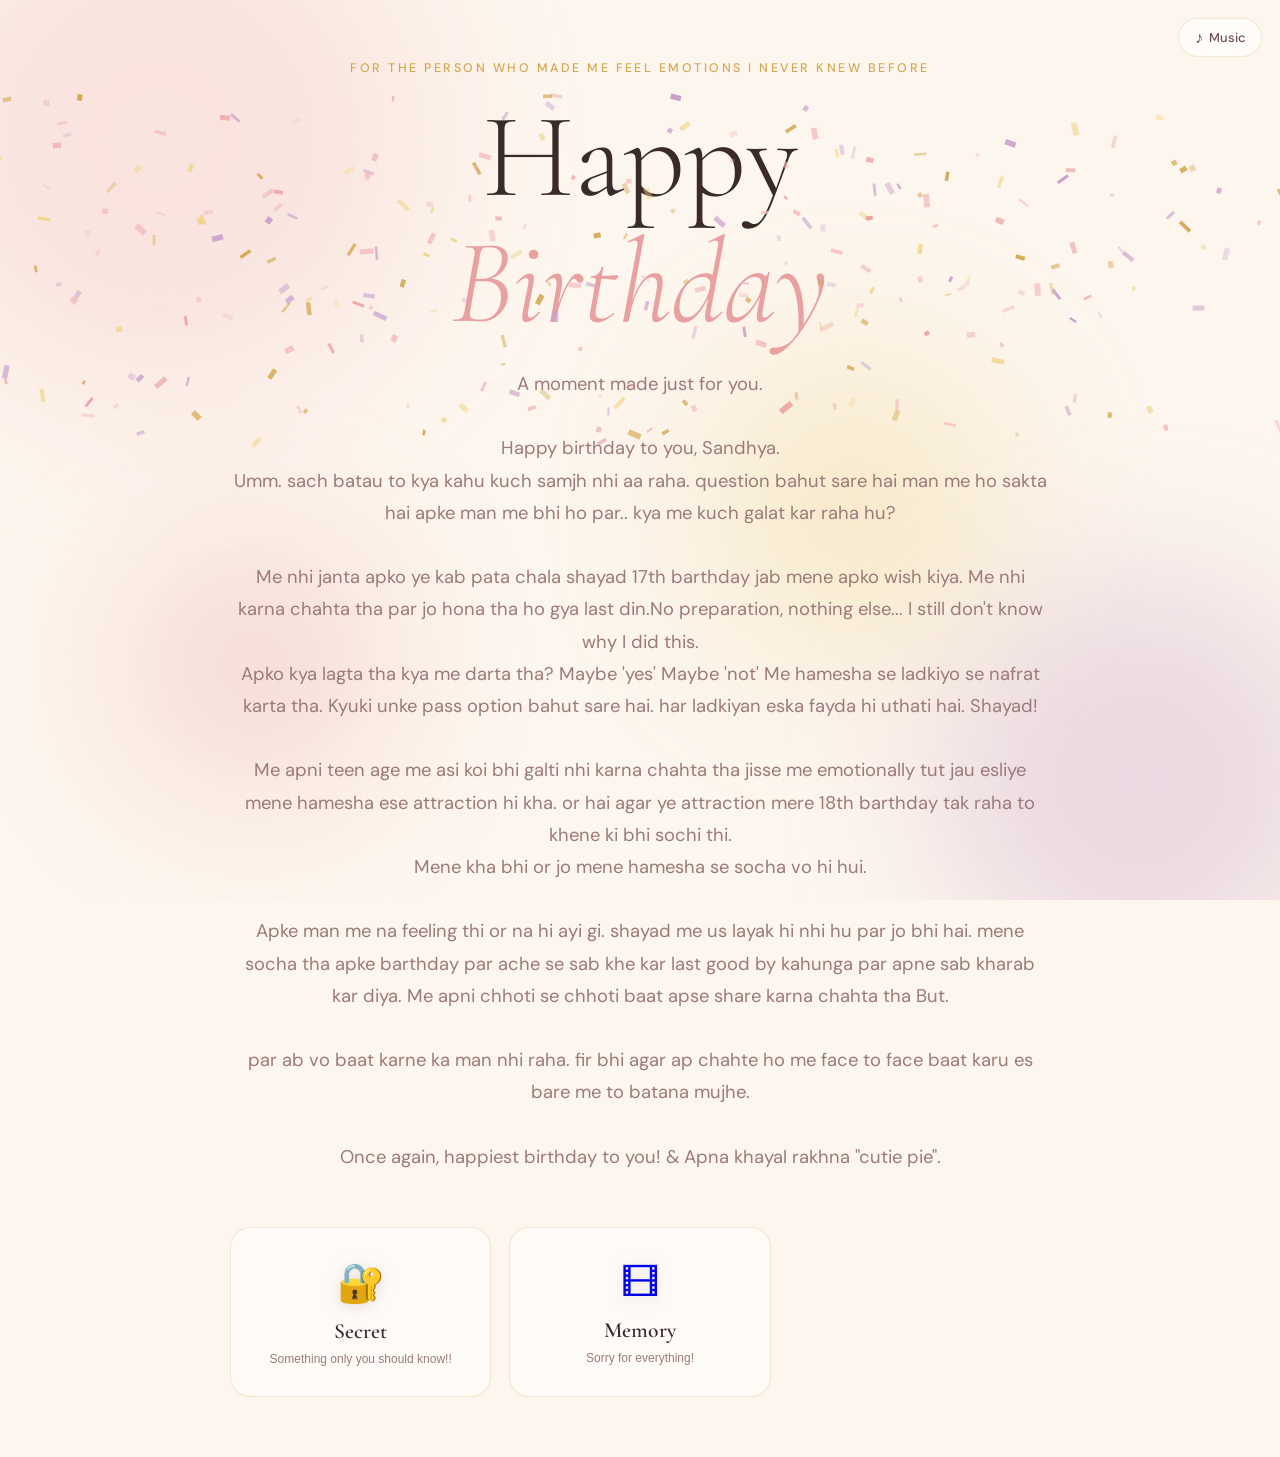
<file: index2.html>
<!DOCTYPE html>
<html lang="en">
<head>
  <meta charset="UTF-8">
  <meta http-equiv="X-UA-Compatible" content="IE=Edge">
  <meta name="viewport" content="width=device-width, initial-scale=1">

  <title>Barthday wish</title>
  
  <link rel="preconnect" href="https://fonts.googleapis.com" />
  <link rel="preconnect" href="https://fonts.gstatic.com" crossorigin />
  <link href="https://fonts.googleapis.com/css2?family=Cormorant+Garamond:ital,wght@0,300;0,400;0,600;1,300;1,400&family=DM+Sans:wght@300;400;500&display=swap" rel="stylesheet" />
  
  <link rel="style.page" href="style.css" title="asthetic" />
  
  <!-- HTML -->
  

  <!-- Custom Styles -->
  <link rel="stylesheet" href="style.css">
</head>

<body>
  
       <canvas id="confetti-canvas"></canvas>
  
  <!-- ===== AMBIENT BACKGROUND ORBS ===== -->
  <div class="bg-orbs" aria-hidden="true">
    <div class="orb orb-1"></div>
    <div class="orb orb-2"></div>
    <div class="orb orb-3"></div>
    <div class="orb orb-4"></div>
  </div>
  
  <!-- ===== AUDIO TOGGLE ===== -->
  <button class="audio-btn" id="audioBtn" aria-label="Toggle music" title="Toggle music">
    <span class="audio-icon">♪</span>
    <span class="audio-label">Music</span>
  </button>
  
  <!-- ===== LOCK NOTICE (shown when a choice is already made) ===== -->
  
  <div class="lock-notice" id="lockNotice" hidden>
    You've already chosen your path 💭
  </div>
  
      
      
      <!---- section 1 ----->
      
  <section class="section landing" id="landing">
    
    <!-- Floating petals -->
    <div class="petals" aria-hidden="true" id="petals"></div>
    
    <div class="landing-content">
      <p class="pre-title">For the person who made me feel emotions I never knew before</p>
      <h1 class="hero-title">
        <span class="word w1">Happy</span>
        <span class="word w2">Birthday</span>
      </h1>
      <p class="hero-sub">A moment made just for you.<br />
        <br />Happy birthday to you, Sandhya.
        <br />
        
         Umm. sach batau to kya kahu kuch samjh nhi aa raha. question bahut sare hai man me ho sakta hai apke man me bhi ho par.. kya me kuch galat kar raha hu?
         
        <br /><br />
        
        Me nhi janta apko ye kab pata chala shayad 17th barthday jab mene apko  wish kiya. Me nhi karna chahta tha par jo hona tha ho gya last din.No preparation, nothing else... I still don't know why I did this. 
        
        
        <br />
         Apko kya lagta tha kya me darta tha?   Maybe 'yes' Maybe 'not' Me hamesha se ladkiyo se nafrat karta tha. Kyuki unke pass option bahut sare hai. har ladkiyan eska fayda hi uthati hai. Shayad!
        
        
        
        
        <br />
        <br />
        Me apni teen age me asi koi bhi galti nhi karna chahta tha jisse me emotionally tut jau esliye mene hamesha ese attraction hi kha. or hai agar ye attraction mere 18th barthday tak raha to khene ki bhi sochi thi.
        
        
        
        
        <br />
        Mene kha bhi or jo mene hamesha se socha vo hi hui.
        
        
        
        
        <br /><br />
        
        Apke man me na feeling thi or na hi ayi gi. shayad me us layak hi nhi hu par jo bhi hai. mene socha tha apke barthday par ache se sab khe kar last good by kahunga par apne sab kharab kar diya. Me apni chhoti se chhoti baat apse share karna chahta tha But.
        
      <br /> <br />
        
         par ab vo baat karne ka man nhi raha. fir bhi agar ap chahte ho me face to face baat karu es bare me to batana mujhe.
      
      <br /><br />
      Once again, happiest birthday to you!  & Apna khayal rakhna "cutie pie". 
         
      
      </p>
      
      <!-- CHOICE CARDS -->
      <div class="choices" id="choicesGrid">
        
        <button class="choice-card" data-choice="secret" id="btn-secret">
          <div class="card-glyph">🔐</div>
          <h2 class="card-title">Secret</h2>
          <p class="card-hint">Something only you should know!!</p>
          <div class="card-shimmer"></div>
        </button>
        
    <button class="choice-card" data-choice="memory" id="btn-memory">
  <a href="index3.html">
      
      
          <div class="card-glyph">
            🎞</div>
          <h2 class="card-title">Memory</h2>
          <p class="card-hint"> Sorry for everything!</p></p></p>
          <div class="card-shimmer"></div>
        </button>
      
        
      </div><!-- /choices -->
    </div><!-- /landing-content -->
  </section>
            

    <!-- ===== HIDDEN AUDIO ===== -->
  <!--
    Drop an MP3 file named "birthday.mp3" in the same folder and it will play.
    We reference it but don't autoplay.
  -->
  
  <audio id="bgAudio" loop preload="none">
    <source src="birthday.mp3" type="audio/mpeg" />
  </audio>
  
  
    
  <!-- Project -->
  <script src="main.js"></script>
</body>
</html>
</file>
<file: style.css>
:root {
  --ivory: #fdf6ee;
  --blush: #f4c2c2;
  --rose: #e8a0a0;
  --mauve: #c9a0c9;
  --gold: #d4a853;
  --gold-light: #f0d48a;
  --text-dark: #3a2a2a;
  --text-mid: #6b4f4f;
  --text-light: #9c7a7a;
  --card-bg: rgba(255, 255, 255, 0.55);
  --card-border: rgba(212, 168, 83, 0.25);
  --shadow: rgba(100, 40, 40, 0.12);
  
  --transition: 0.55s cubic-bezier(0.22, 0.61, 0.36, 1);
  --fast: 0.25s ease;
  --radius: 20px;
}

/* ── Reset & Base ── */
*,
*::before,
*::after {
  box-sizing: border-box;
  margin: 0;
  padding: 0;
}

html {
  scroll-behavior: smooth;
}

body {
  font-family: 'DM Sans', sans-serif;
  background: var(--ivory);
  color: var(--text-dark);
  min-height: 100vh;
  overflow-x: hidden;
  -webkit-font-smoothing: antialiased;
}

/* ── Confetti Canvas ── */
#confetti-canvas {
  position: fixed;
  inset: 0;
  pointer-events: none;
  z-index: 999;
}

/* ── Background Orbs ── */
.bg-orbs {
  position: fixed;
  inset: 0;
  pointer-events: none;
  z-index: 0;
  overflow: hidden;
}

.orb {
  position: absolute;
  border-radius: 50%;
  filter: blur(80px);
  opacity: 0.35;
  animation: orbDrift 18s ease-in-out infinite alternate;
}

.orb-1 {
  width: 520px;
  height: 520px;
  background: var(--blush);
  top: -120px;
  left: -100px;
  animation-delay: 0s;
}

.orb-2 {
  width: 400px;
  height: 400px;
  background: var(--mauve);
  bottom: -80px;
  right: -60px;
  animation-delay: -5s;
}

.orb-3 {
  width: 300px;
  height: 300px;
  background: var(--gold-light);
  top: 40%;
  left: 55%;
  animation-delay: -10s;
}

.orb-4 {
  width: 250px;
  height: 250px;
  background: var(--rose);
  top: 60%;
  left: 10%;
  animation-delay: -3s;
}

@keyframes orbDrift {
  0% {
    transform: translate(0, 0) scale(1);
  }
  
  100% {
    transform: translate(40px, 60px) scale(1.08);
  }
}

/* ── Audio Button ── */
.audio-btn {
  position: fixed;
  top: 18px;
  right: 18px;
  z-index: 100;
  display: flex;
  align-items: center;
  gap: 6px;
  padding: 8px 16px;
  border: 1px solid var(--card-border);
  border-radius: 50px;
  background: rgba(255, 255, 255, 0.7);
  backdrop-filter: blur(12px);
  color: var(--text-mid);
  font-family: 'DM Sans', sans-serif;
  font-size: 0.8rem;
  font-weight: 500;
  cursor: pointer;
  transition: background var(--fast), box-shadow var(--fast);
}

.audio-btn:hover {
  background: rgba(255, 255, 255, 0.9);
  box-shadow: 0 4px 16px var(--shadow);
}

.audio-btn.playing .audio-icon {
  animation: pulse 1s ease-in-out infinite;
}

.audio-icon {
  font-size: 1rem;
}

@keyframes pulse {

  0%,
  100% {
    transform: scale(1)
  }
  
  50% {
    transform: scale(1.3)
  }
}

/* ── Lock Notice ── */
.lock-notice {
  position: fixed;
  bottom: 20px;
  left: 50%;
  transform: translateX(-50%);
  z-index: 100;
  background: rgba(255, 255, 255, 0.85);
  backdrop-filter: blur(14px);
  border: 1px solid var(--card-border);
  border-radius: 50px;
  padding: 10px 22px;
  font-size: 0.82rem;
  color: var(--text-mid);
  font-style: italic;
  letter-spacing: 0.02em;
  animation: fadeUp 0.6s ease forwards;
}

@keyframes fadeUp {
  from {
    opacity: 0;
    transform: translate(-50%, 10px)
  }
  
  to {
    opacity: 1;
    transform: translate(-50%, 0)
  }
}

/* ── Sections ── */
.section {
  position: relative;
  z-index: 1;
  min-height: 100vh;
  display: flex;
  flex-direction: column;
  align-items: center;
  justify-content: center;
  padding: 60px 24px;
}

.section[hidden] {
  display: none !important;
}

/* ── LANDING ── */
.landing {
  text-align: center;
}

/* Petals */
.petals {
  position: absolute;
  inset: 0;
  pointer-events: none;
  overflow: hidden;
}

.petal {
  position: absolute;
  font-size: 1.1rem;
  opacity: 0;
  animation: petalFall linear infinite;
  user-select: none;
}

@keyframes petalFall {
  0% {
    opacity: 0;
    transform: translateY(-30px) rotate(0deg);
  }
  
  10% {
    opacity: 0.7;
  }
  
  90% {
    opacity: 0.5;
  }
  
  100% {
    opacity: 0;
    transform: translateY(105vh) rotate(360deg);
  }
}

/* Landing Content */
.landing-content {
  position: relative;
  z-index: 2;
  max-width: 820px;
  width: 100%;
}

.pre-title {
  font-family: 'DM Sans', sans-serif;
  font-size: 0.78rem;
  font-weight: 500;
  letter-spacing: 0.2em;
  text-transform: uppercase;
  color: var(--gold);
  margin-bottom: 18px;
  opacity: 0;
  animation: riseIn 0.8s 0.3s ease forwards;
}

.hero-title {
  font-family: 'Cormorant Garamond', serif;
  font-weight: 300;
  font-size: clamp(3.5rem, 10vw, 7.5rem);
  line-height: 1.05;
  color: var(--text-dark);
  margin-bottom: 22px;
  display: flex;
  flex-direction: column;
  align-items: center;
}

.hero-title .word {
  display: block;
  opacity: 0;
  transform: translateY(24px);
}

.w1 {
  animation: riseIn 0.9s 0.5s ease forwards;
}

.w2 {
  animation: riseIn 0.9s 0.75s ease forwards;
  color: var(--rose);
  font-style: italic;
}

.hero-sub {
  font-size: clamp(0.95rem, 2.2vw, 1.15rem);
  color: var(--text-light);
  line-height: 1.75;
  margin-bottom: 54px;
  opacity: 0;
  animation: riseIn 0.9s 1s ease forwards;
}

@keyframes riseIn {
  from {
    opacity: 0;
    transform: translateY(20px);
  }
  
  to {
    opacity: 1;
    transform: translateY(0);
  }
}

/* ── Choice Cards ── */

a{
  text-decoration: none;
  
}
.choices {
  display: grid;
  grid-template-columns: repeat(auto-fit, minmax(170px, 1fr));
  gap: 18px;
  opacity: 0;
  animation: riseIn 0.9s 1.25s ease forwards;
}

.choice-card {
  position: relative;
  background: var(--card-bg);
  border: 1px solid var(--card-border);
  border-radius: var(--radius);
  padding: 32px 20px 28px;
  cursor: pointer;
  text-align: center;
  overflow: hidden;
  transition: transform 0.35s ease, box-shadow 0.35s ease, border-color 0.35s ease, background 0.35s ease;
  backdrop-filter: blur(14px);
}

.choice-card:not([disabled]):hover {
  transform: translateY(-6px) scale(1.02);
  box-shadow: 0 20px 48px var(--shadow);
  border-color: var(--gold);
  background: rgba(255, 255, 255, 0.78);
}

.choice-card:not([disabled]):active {
  transform: translateY(-2px) scale(0.99);
}

/* Shimmer overlay */
.card-shimmer {
  position: absolute;
  inset: 0;
  background: linear-gradient(120deg, transparent 30%, rgba(255, 255, 255, 0.4) 50%, transparent 70%);
  transform: translateX(-120%);
  pointer-events: none;
  transition: none;
}

.choice-card:not([disabled]):hover .card-shimmer {
  transform: translateX(120%);
  transition: transform 0.65s ease;
}

.card-glyph {
  font-size: 2.4rem;
  margin-bottom: 12px;
  display: block;
  filter: drop-shadow(0 2px 8px rgba(100, 40, 40, 0.15));
}

.card-title {
  font-family: 'Cormorant Garamond', serif;
  font-size: 1.35rem;
  font-weight: 600;
  color: var(--text-dark);
  margin-bottom: 6px;
}

.card-hint {
  font-size: 0.75rem;
  color: var(--text-light);
  line-height: 1.5;
}

/* Disabled state */
.choice-card[disabled] {
  opacity: 0.28;
  cursor: not-allowed;
  filter: grayscale(0.5);
  transform: none !important;
  box-shadow: none !important;
}

.choice-card[disabled] .card-shimmer {
  display: none;
}

/* Chosen card glow */
.choice-card.chosen {
  border-color: var(--gold);
  box-shadow: 0 0 0 3px rgba(212, 168, 83, 0.25), 0 8px 32px var(--shadow);
  opacity: 1 !important;
  filter: none !important;
}

/* ── Content Section Shared ── */
.content-section {
  align-items: flex-start;
  justify-content: flex-start;
  padding-top: 80px;
}

.content-inner {
  position: relative;
  z-index: 2;
  width: 100%;
  max-width: 700px;
  margin: 0 auto;
  animation: riseIn 0.7s ease forwards;
}

.back-btn {
  background: none;
  border: 1px solid var(--card-border);
  border-radius: 50px;
  padding: 8px 18px;
  font-family: 'DM Sans', sans-serif;
  font-size: 0.82rem;
  color: var(--text-mid);
  cursor: pointer;
  margin-bottom: 40px;
  transition: background var(--fast), color var(--fast);
  letter-spacing: 0.04em;
}

.back-btn:hover {
  background: rgba(255, 255, 255, 0.8);
  color: var(--text-dark);
}

.section-header {
  display: flex;
  align-items: center;
  gap: 14px;
  margin-bottom: 38px;
}

.section-glyph {
  font-size: 2.2rem;
  filter: drop-shadow(0 2px 6px rgba(100, 40, 40, 0.2));
}

.section-title {
  font-family: 'Cormorant Garamond', serif;
  font-size: clamp(2rem, 6vw, 3.2rem);
  font-weight: 300;
  color: var(--text-dark);
}

/* ============================================================
   SECRET SECTION
   ============================================================ */
.secret-lock-wrap {
  text-align: center;
  padding: 20px 0;
}

.lock-icon {
  font-size: 5rem;
  cursor: pointer;
  display: inline-block;
  transition: transform 0.3s ease, filter 0.3s ease;
  filter: drop-shadow(0 4px 12px rgba(100, 40, 40, 0.2));
  user-select: none;
  animation: lockBob 3s ease-in-out infinite;
}

.lock-icon:hover {
  transform: scale(1.12);
}

.lock-icon.unlocking {
  animation: lockShake 0.5s ease forwards;
}

@keyframes lockBob {

  0%,
  100% {
    transform: translateY(0)
  }
  
  50% {
    transform: translateY(-8px)
  }
}

@keyframes lockShake {
  0% {
    transform: rotate(0deg)
  }
  
  20% {
    transform: rotate(-12deg)
  }
  
  40% {
    transform: rotate(12deg)
  }
  
  60% {
    transform: rotate(-8deg)
  }
  
  80% {
    transform: rotate(8deg)
  }
  
  100% {
    transform: rotate(0deg)
  }
}

.lock-prompt {
  margin-top: 18px;
  color: var(--text-light);
  font-style: italic;
  font-size: 0.9rem;
}

.secret-message {
  position: relative;
  margin-top: 36px;
  background: var(--card-bg);
  border: 1px solid var(--card-border);
  border-radius: var(--radius);
  padding: 36px 32px;
  backdrop-filter: blur(14px);
  animation: secretReveal 0.8s cubic-bezier(0.34, 1.56, 0.64, 1) forwards;
}

@keyframes secretReveal {
  from {
    opacity: 0;
    transform: scale(0.85) translateY(20px)
  }
  
  to {
    opacity: 1;
    transform: scale(1) translateY(0)
  }
}

.secret-lines p {
  font-family: 'Cormorant Garamond', serif;
  font-size: clamp(1.05rem, 2.8vw, 1.3rem);
  font-weight: 400;
  color: var(--text-dark);
  line-height: 1.85;
  margin-bottom: 10px;
  opacity: 0;
  animation: riseIn 0.6s ease forwards;
}

.secret-lines p:nth-child(1) {
  animation-delay: 0.1s
}

.secret-lines p:nth-child(2) {
  animation-delay: 0.35s
}

.secret-lines p:nth-child(3) {
  animation-delay: 0.6s
}

.secret-lines p:nth-child(4) {
  animation-delay: 0.85s
}

/* Sparkle burst */
.sparkle-burst {
  position: absolute;
  inset: 0;
  pointer-events: none;
}

.sparkle {
  position: absolute;
  font-size: 1.1rem;
  opacity: 0;
  animation: sparklePop 1s ease forwards;
}

@keyframes sparklePop {
  0% {
    opacity: 0;
    transform: scale(0.3) translate(var(--sx), var(--sy))
  }
  
  40% {
    opacity: 1;
    transform: scale(1.2) translate(var(--sx), var(--sy))
  }
  
  100% {
    opacity: 0;
    transform: scale(0.8) translate(calc(var(--sx)*1.6), calc(var(--sy)*1.6))
  }
}

/* ============================================================
   MEMORY / SLIDESHOW
   ============================================================ */
.slideshow-wrap {
  width: 100%;
}

.slideshow {
  position: relative;
  min-height: 280px;
}

.slide {
  display: none;
  flex-direction: column;
  align-items: center;
  text-align: center;
  animation: slideIn 0.55s cubic-bezier(0.22, 0.61, 0.36, 1) forwards;
}

.slide.active {
  display: flex;
}

@keyframes slideIn {
  from {
    opacity: 0;
    transform: translateX(30px)
  }
  
  to {
    opacity: 1;
    transform: translateX(0)
  }
}

.slide-visual {
  font-size: 5rem;
  width: 140px;
  height: 140px;
  border-radius: 50%;
  display: flex;
  align-items: center;
  justify-content: center;
  margin: 0 auto 22px;
  border: 2px solid var(--card-border);
  backdrop-filter: blur(10px);
  animation: floatVis 4s ease-in-out infinite;
}

.slide-v1 {
  background: linear-gradient(135deg, #ffecd2, #fcb69f)
}

.slide-v2 {
  background: linear-gradient(135deg, #e0c3fc, #8ec5fc)
}

.slide-v3 {
  background: linear-gradient(135deg, #c1dfc4, #deecdd)
}

.slide-v4 {
  background: linear-gradient(135deg, #2d3561, #c05c7e);
  color: #fff
}

.slide-v5 {
  background: linear-gradient(135deg, #f7971e, #ffd200)
}

@keyframes floatVis {

  0%,
  100% {
    transform: translateY(0)
  }
  
  50% {
    transform: translateY(-8px)
  }
}

.slide-caption {
  font-family: 'Cormorant Garamond', serif;
  font-size: clamp(1.05rem, 2.8vw, 1.3rem);
  color: var(--text-mid);
  line-height: 1.8;
  max-width: 480px;
}

.slide-controls {
  display: flex;
  align-items: center;
  justify-content: center;
  gap: 16px;
  margin-top: 32px;
}

.slide-btn {
  width: 42px;
  height: 42px;
  border-radius: 50%;
  border: 1px solid var(--card-border);
  background: rgba(255, 255, 255, 0.7);
  font-size: 1.5rem;
  color: var(--text-mid);
  cursor: pointer;
  transition: background var(--fast), transform var(--fast);
  display: flex;
  align-items: center;
  justify-content: center;
}

.slide-btn:hover {
  background: rgba(255, 255, 255, 0.95);
  transform: scale(1.1);
}

.slide-dots {
  display: flex;
  gap: 8px;
  align-items: center;
}

.dot {
  width: 8px;
  height: 8px;
  border-radius: 50%;
  background: var(--blush);
  transition: background 0.3s, transform 0.3s;
  cursor: pointer;
}

.dot.active {
  background: var(--gold);
  transform: scale(1.4);
}

/* ============================================================
   EXPERIENCE / TIMELINE
   ============================================================ */
.timeline {
  position: relative;
  padding-left: 28px;
}

.timeline::before {
  content: '';
  position: absolute;
  left: 10px;
  top: 10px;
  bottom: 10px;
  width: 2px;
  background: linear-gradient(to bottom, var(--blush), var(--mauve));
  border-radius: 2px;
}

.tl-item {
  position: relative;
  margin-bottom: 40px;
  opacity: 0;
  transform: translateX(20px);
  transition: opacity 0.55s ease, transform 0.55s ease;
}

.tl-item.visible {
  opacity: 1;
  transform: translateX(0);
}

.tl-item:last-child {
  margin-bottom: 0;
}

.tl-dot {
  position: absolute;
  left: -22px;
  top: 14px;
  width: 14px;
  height: 14px;
  border-radius: 50%;
  background: var(--gold);
  border: 3px solid var(--ivory);
  box-shadow: 0 0 0 3px rgba(212, 168, 83, 0.35);
  transition: transform 0.3s ease;
}

.tl-item.visible .tl-dot {
  animation: dotPop 0.4s 0.2s cubic-bezier(0.34, 1.56, 0.64, 1) both;
}

@keyframes dotPop {
  from {
    transform: scale(0)
  }
  
  to {
    transform: scale(1)
  }
}

.tl-card {
  background: var(--card-bg);
  border: 1px solid var(--card-border);
  border-radius: var(--radius);
  padding: 24px 26px;
  backdrop-filter: blur(12px);
}

.tl-tag {
  font-size: 0.7rem;
  letter-spacing: 0.15em;
  text-transform: uppercase;
  color: var(--gold);
  font-weight: 600;
  display: block;
  margin-bottom: 8px;
}

.tl-heading {
  font-family: 'Cormorant Garamond', serif;
  font-size: 1.35rem;
  font-weight: 600;
  color: var(--text-dark);
  margin-bottom: 8px;
}

.tl-body {
  font-size: 0.92rem;
  color: var(--text-mid);
  line-height: 1.75;
}

/* ============================================================
   EMOTION SECTION
   ============================================================ */
.emotion-prompt {
  color: var(--text-light);
  font-style: italic;
  margin-bottom: 28px;
  font-size: 0.95rem;
}

.emotion-grid {
  display: grid;
  grid-template-columns: repeat(auto-fit, minmax(130px, 1fr));
  gap: 12px;
  margin-bottom: 32px;
}

.emo-btn {
  background: var(--card-bg);
  border: 1px solid var(--card-border);
  border-radius: 50px;
  padding: 13px 18px;
  font-family: 'DM Sans', sans-serif;
  font-size: 0.88rem;
  color: var(--text-mid);
  cursor: pointer;
  transition: transform var(--fast), background var(--fast), border-color var(--fast), box-shadow var(--fast);
  backdrop-filter: blur(10px);
}

.emo-btn:hover {
  transform: translateY(-3px);
  background: rgba(255, 255, 255, 0.85);
  border-color: var(--gold);
  box-shadow: 0 8px 20px var(--shadow);
}

.emo-btn.active {
  background: linear-gradient(135deg, rgba(212, 168, 83, 0.18), rgba(232, 160, 160, 0.18));
  border-color: var(--gold);
  color: var(--text-dark);
  font-weight: 500;
}

.emo-response {
  position: relative;
  background: var(--card-bg);
  border: 1px solid var(--card-border);
  border-radius: var(--radius);
  padding: 32px;
  backdrop-filter: blur(14px);
  animation: riseIn 0.5s ease forwards;
  overflow: hidden;
}

.emo-text {
  font-family: 'Cormorant Garamond', serif;
  font-size: clamp(1.1rem, 3vw, 1.4rem);
  color: var(--text-dark);
  line-height: 1.85;
  position: relative;
  z-index: 1;
}

/* Floating hearts */
.float-hearts {
  position: absolute;
  inset: 0;
  pointer-events: none;
  z-index: 0;
}

.fheart {
  position: absolute;
  font-size: 1rem;
  opacity: 0;
  animation: heartFloat 3s ease forwards;
}

@keyframes heartFloat {
  0% {
    opacity: 0;
    transform: translateY(0) scale(0.5)
  }
  
  20% {
    opacity: 0.9
  }
  
  100% {
    opacity: 0;
    transform: translateY(-120px) scale(1.1)
  }
}

/* ============================================================
   RESPONSIVE
   ============================================================ */
@media (max-width: 600px) {
  .choices {
    grid-template-columns: 1fr 1fr;
  }
  
  .emotion-grid {
    grid-template-columns: 1fr 1fr;
  }
  
  .slide-visual {
    width: 110px;
    height: 110px;
    font-size: 3.8rem;
  }
  
  .timeline {
    padding-left: 22px;
  }
  
  .section-header {
    flex-direction: column;
    text-align: center;
    gap: 8px;
  }
  
  .content-section {
    padding-top: 60px;
  }
  
  .tl-card {
    padding: 18px;
  }
  
  .secret-message {
    padding: 24px 18px;
  }
  
  .emo-response {
    padding: 22px;
  }
}

@media (max-width: 380px) {
  .choices {
    grid-template-columns: 1fr;
  }
  
  .emotion-grid {
    grid-template-columns: 1fr;
  }
}
</file>
